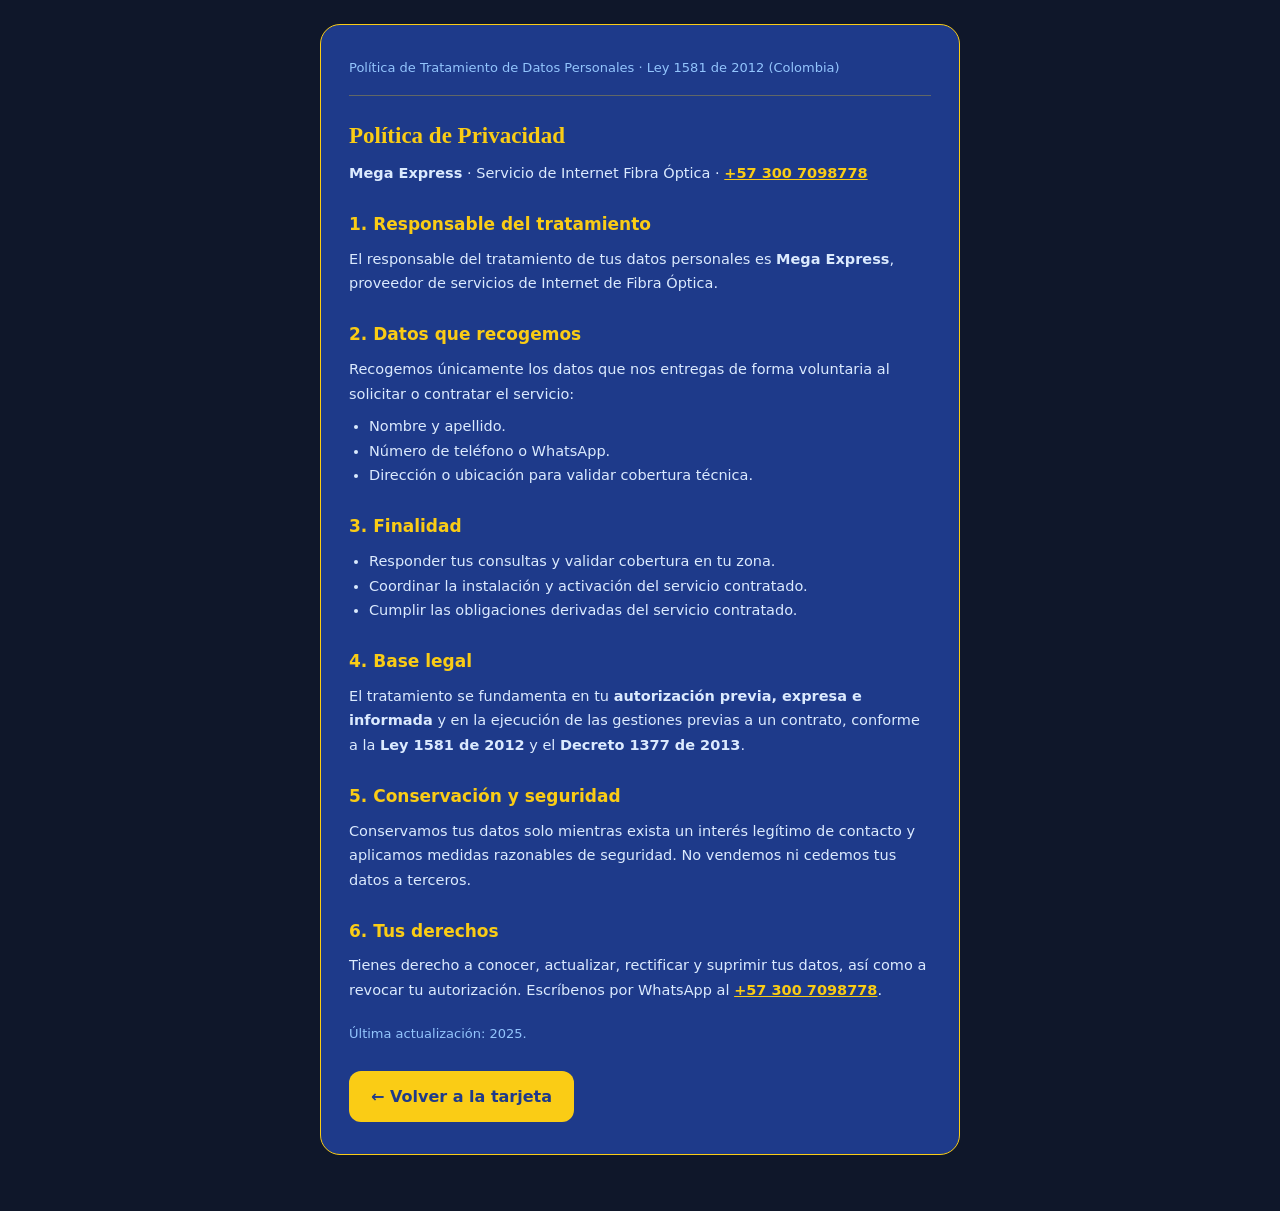
<file: privacidad.html>
<!DOCTYPE html>
<html lang="es">
<head>
  <meta charset="UTF-8" />
  <meta name="viewport" content="width=device-width, initial-scale=1.0" />
  <title>Política de Privacidad — Mega Express</title>
  <meta name="robots" content="noindex" />
  <link rel="icon" type="image/png" href="icons/favicon-64.png" />
  <style>
    *{box-sizing:border-box;margin:0;padding:0}
    body{background:#0f172a;color:#e5e5e5;font-family:'Montserrat',system-ui,sans-serif;line-height:1.7;padding:24px 16px 56px;display:flex;justify-content:center}
    .hoja{max-width:640px;background:#1e3a8a;border-radius:20px;padding:32px 28px;border:1px solid #facc15}
    h1{font-size:23px;color:#facc15;margin-bottom:6px;font-family:Georgia,serif}
    h2{font-size:17px;color:#facc15;margin:24px 0 8px}
    p,li{font-size:14.5px;color:#dbeafe}
    ul{margin:8px 0 8px 20px}
    a{color:#facc15;font-weight:700}
    .sello{margin-bottom:20px;padding-bottom:16px;border-bottom:1px solid rgba(250,204,21,.3);color:#93c5fd;font-size:13px}
    .volver{display:inline-block;margin-top:26px;background:#facc15;color:#1e3a8a;text-decoration:none;font-weight:800;padding:12px 22px;border-radius:12px}
  </style>
    <meta name="description" content="Política de privacidad de Mega Express. Tarjeta digital creada por KONFÍO ZINC.">
    <meta property="og:title" content="Política de privacidad · Mega Express">
    <meta property="og:description" content="Política de privacidad de Mega Express. Tarjeta digital creada por KONFÍO ZINC.">
    <meta property="og:image" content="https://konfiozinc.github.io/card/assets/img/og/og-tarjetas-digitales.png">
    <meta property="og:image:width" content="1200">
    <meta property="og:image:height" content="630">
    <meta property="og:type" content="website">
    <meta property="og:site_name" content="KONFÍO ZINC">
    <meta property="og:locale" content="es_CO">
    <link rel="icon" type="image/svg+xml" href="favicon.svg">
</head>
<body>
  <main class="hoja">
    <p class="sello">Política de Tratamiento de Datos Personales · Ley 1581 de 2012 (Colombia)</p>
    <h1>Política de Privacidad</h1>
    <p><strong>Mega Express</strong> · Servicio de Internet Fibra Óptica · <a href="https://wa.me/573007098778">+57 300 7098778</a></p>

    <h2>1. Responsable del tratamiento</h2>
    <p>El responsable del tratamiento de tus datos personales es <strong>Mega Express</strong>, proveedor de servicios de Internet de Fibra Óptica.</p>

    <h2>2. Datos que recogemos</h2>
    <p>Recogemos únicamente los datos que nos entregas de forma voluntaria al solicitar o contratar el servicio:</p>
    <ul>
      <li>Nombre y apellido.</li>
      <li>Número de teléfono o WhatsApp.</li>
      <li>Dirección o ubicación para validar cobertura técnica.</li>
    </ul>

    <h2>3. Finalidad</h2>
    <ul>
      <li>Responder tus consultas y validar cobertura en tu zona.</li>
      <li>Coordinar la instalación y activación del servicio contratado.</li>
      <li>Cumplir las obligaciones derivadas del servicio contratado.</li>
    </ul>

    <h2>4. Base legal</h2>
    <p>El tratamiento se fundamenta en tu <strong>autorización previa, expresa e informada</strong> y en la ejecución de las gestiones previas a un contrato, conforme a la <strong>Ley 1581 de 2012</strong> y el <strong>Decreto 1377 de 2013</strong>.</p>

    <h2>5. Conservación y seguridad</h2>
    <p>Conservamos tus datos solo mientras exista un interés legítimo de contacto y aplicamos medidas razonables de seguridad. No vendemos ni cedemos tus datos a terceros.</p>

    <h2>6. Tus derechos</h2>
    <p>Tienes derecho a conocer, actualizar, rectificar y suprimir tus datos, así como a revocar tu autorización. Escríbenos por WhatsApp al <a href="https://wa.me/573007098778">+57 300 7098778</a>.</p>

    <p style="margin-top:20px;font-size:13px;color:#93c5fd">Última actualización: 2025.</p>
    <a class="volver" href="./">← Volver a la tarjeta</a>
  </main>
</body>
</html>
</file>
